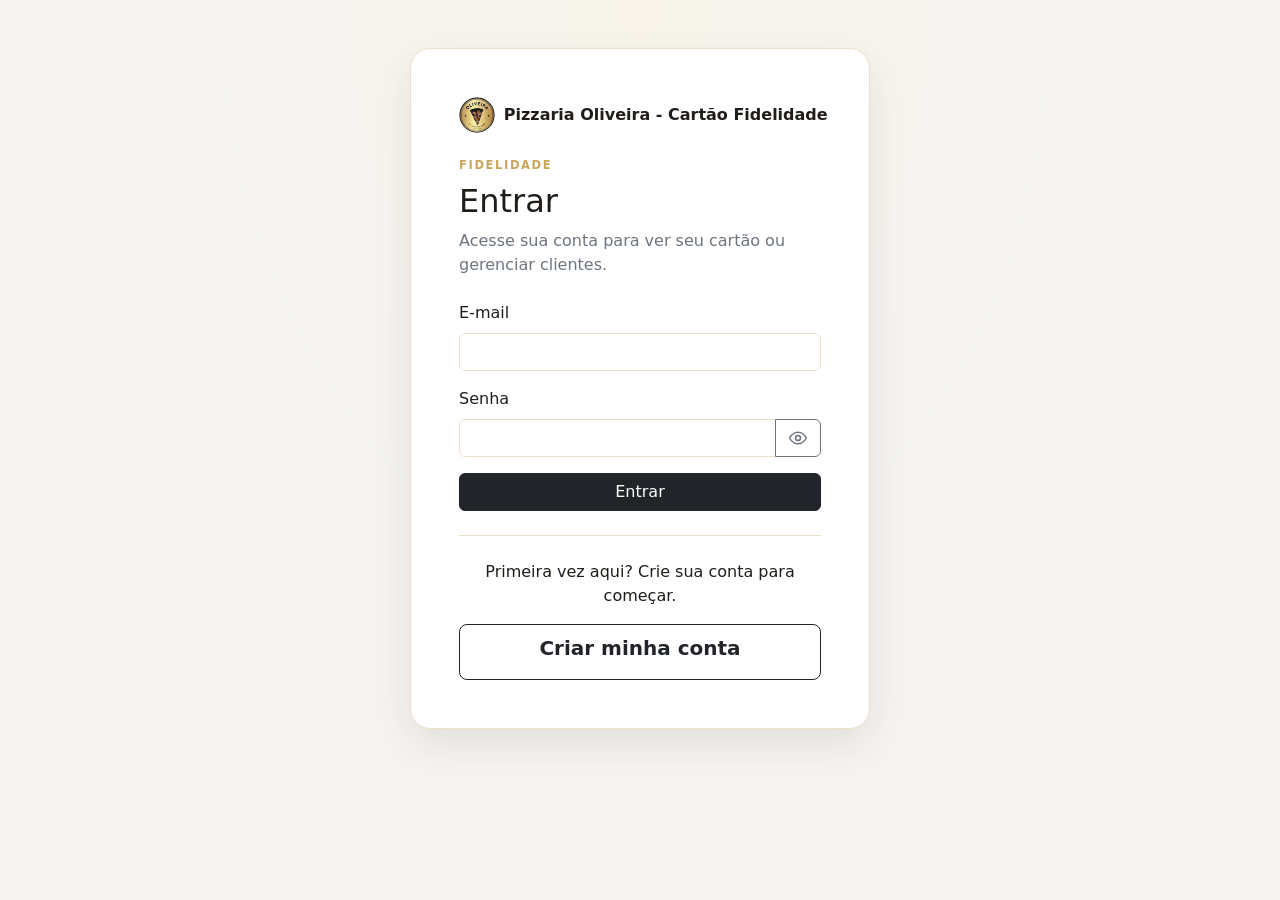
<file: index.html>
<!DOCTYPE html>
<html lang="pt-BR">
<head>
    <meta charset="UTF-8">
    <meta name="viewport" content="width=device-width, initial-scale=1.0">
    <meta name="theme-color" content="#201d19">
    <title>Cartão fidelidade</title>
    <link rel="icon" type="image/png" href="img/logos/OliveiraPizzaria.png">
    <link href="https://cdn.jsdelivr.net/npm/bootstrap@5.3.3/dist/css/bootstrap.min.css" rel="stylesheet">
    <link href="css/cartao.css?v=20261020" rel="stylesheet">
    <link href="css/animacao-carregamento.css?v=20261020" rel="stylesheet">
</head>
<body>
    <nav class="navbar navbar-expand-md app-navbar">
        <div class="container">
            <a class="navbar-brand fw-bold" href="index.html">
                <img class="brand-logo" src="img/logos/OliveiraPizzaria.png" alt="">
                Pizzaria Oliveira - Cartão Fidelidade
            </a>
            <button class="navbar-toggler" type="button" data-bs-toggle="collapse"
                    data-bs-target="#main-navigation" aria-controls="main-navigation"
                    aria-expanded="false" aria-label="Abrir menu">
                <span class="navbar-toggler-icon"></span>
            </button>
            <div class="collapse navbar-collapse" id="main-navigation">
                <div class="navbar-nav ms-auto align-items-md-center gap-md-2">
                    <a class="nav-link admin-link" href="clientes.html" hidden>Clientes</a>
                    <a class="nav-link admin-link" href="cadastro.html" hidden>Cadastrar cliente</a>
                    <a class="nav-link login-link" href="login.html">Entrar</a>
                    <a class="nav-link logout-link" href="login.html" hidden>Sair</a>
                    <a class="nav-link account-link fw-semibold" href="conta.html">
                        <span id="header-person-name">Minha conta</span>
                    </a>
                </div>
            </div>
        </div>
    </nav>

    <main class="container py-5">
        <div id="api-status" class="alert alert-secondary" role="status" hidden></div>
        <section class="loyalty-page mx-auto" aria-labelledby="page-title">
            <header class="text-center mb-4">
                <p class="eyebrow mb-2">SEU PROGRAMA DE FIDELIDADE</p>
                <h1 id="page-title" class="h2 mb-2">Seu cartão</h1>
                <p id="company-name" class="text-secondary mb-0"></p>
            </header>

            <div class="card-preview p-3 p-sm-4">
                <div class="card-toolbar d-flex justify-content-between align-items-center gap-3 mb-3">
                    <span id="card-side-label" class="small fw-semibold">Frente do cartão</span>
                    <div class="btn-group btn-group-sm" role="group" aria-label="Escolher lado do cartão">
                        <button id="show-front" class="btn btn-outline-dark active" type="button"
                                aria-pressed="true" aria-controls="loyalty-card">
                            Frente
                        </button>
                        <button id="show-back" class="btn btn-outline-dark" type="button"
                                aria-pressed="false" aria-controls="loyalty-card">
                            Verso
                        </button>
                    </div>
                </div>

                <div id="loyalty-card" class="loyalty-card" aria-live="polite">
                    <img id="card-art" class="card-art" src="" alt="">
                    <div id="stamp-grid" class="stamp-grid" aria-label="Carimbos do cartão"></div>
                    <span id="card-customer-name" class="card-customer-name"></span>
                </div>

                <div class="d-flex justify-content-between align-items-center mt-3">
                    <span id="stamp-progress" class="small fw-semibold"></span>
                    <span class="small text-secondary">Carimbos</span>
                </div>
                <div class="progress mt-2" role="progressbar" aria-label="Progresso do cartão"
                     aria-valuemin="0" aria-valuemax="10" id="stamp-progress-bar">
                    <div id="stamp-progress-fill" class="progress-bar"></div>
                </div>
            </div>

            <p class="small text-secondary text-center mt-3 mb-0">
                Apresente este cartão a cada compra e acompanhe seus carimbos.
            </p>

            <section class="mt-5" aria-labelledby="history-title">
                <h2 id="history-title" class="h5 mb-3">Seu histórico</h2>
                <div id="client-history" class="d-grid gap-2"></div>
                <p id="client-history-empty" class="small text-secondary mb-0" hidden>
                    Você ainda não tem cartões. Peça seu primeiro carimbo na loja!
                </p>
            </section>
        </section>
    </main>

    <script src="js/config.js?v=20261020"></script>
    <script src="js/api.js?v=20261020"></script>
    <script src="js/app.js?v=20261020"></script>
    <script src="https://cdn.jsdelivr.net/npm/bootstrap@5.3.3/dist/js/bootstrap.bundle.min.js"></script>
</body>
</html>
</file>
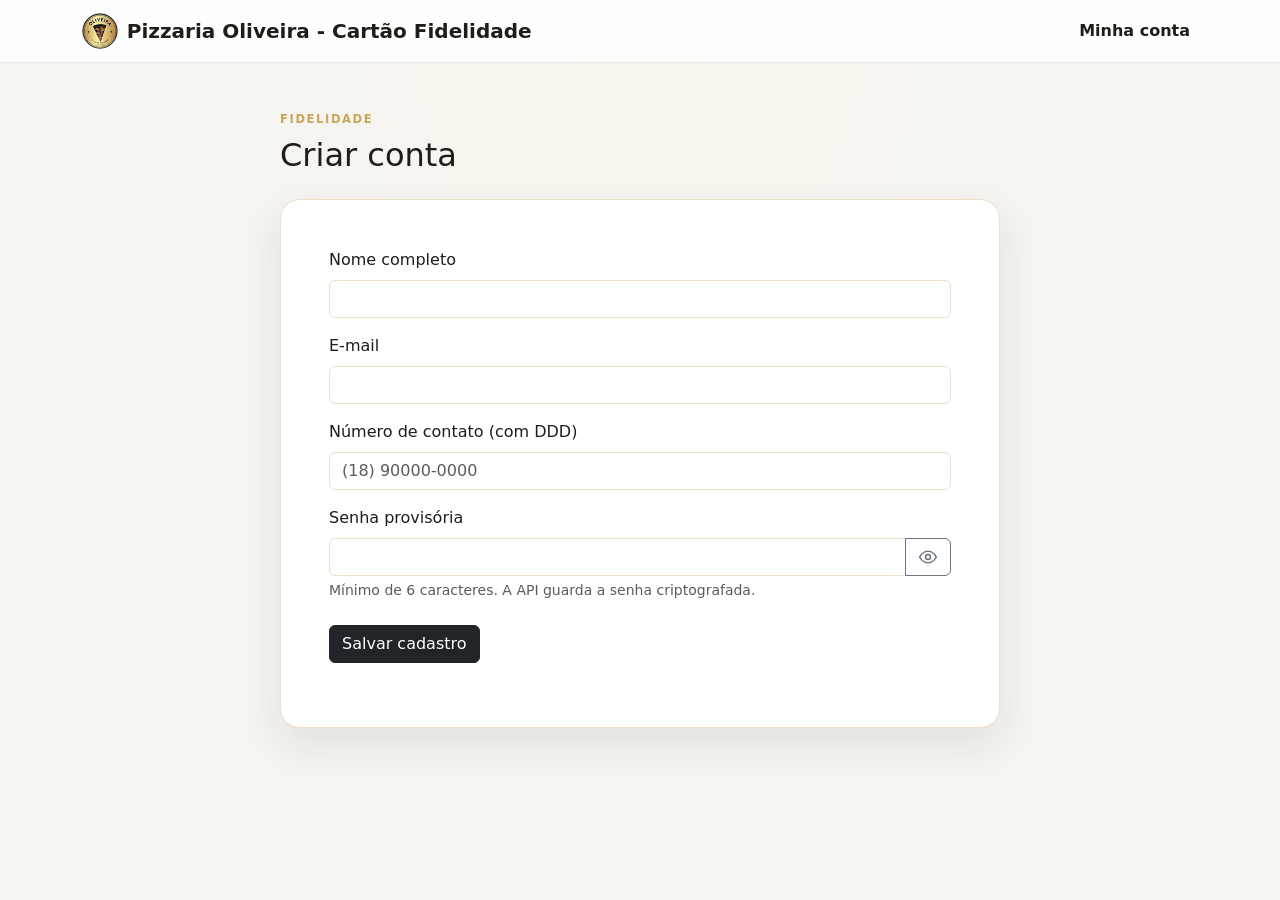
<file: cadastro.html>
<!DOCTYPE html>
<html lang="pt-BR">
<head>
    <meta charset="UTF-8">
    <meta name="viewport" content="width=device-width, initial-scale=1.0">
    <title>Cadastrar cliente | Fidelidade</title>
    <link rel="icon" type="image/png" href="img/logos/OliveiraPizzaria.png">
    <link href="https://cdn.jsdelivr.net/npm/bootstrap@5.3.3/dist/css/bootstrap.min.css" rel="stylesheet">
    <link href="css/cartao.css?v=20261020" rel="stylesheet">
    <link href="css/animacao-carregamento.css?v=20261020" rel="stylesheet">
</head>
<body>
    <nav class="navbar navbar-expand-md app-navbar">
        <div class="container">
            <a class="navbar-brand fw-bold" href="index.html">
                <img class="brand-logo" src="img/logos/OliveiraPizzaria.png" alt="">
                Pizzaria Oliveira - Cartão Fidelidade
            </a>
            <button class="navbar-toggler" type="button" data-bs-toggle="collapse" data-bs-target="#main-navigation"
                    aria-controls="main-navigation" aria-expanded="false" aria-label="Abrir menu">
                <span class="navbar-toggler-icon"></span>
            </button>
            <div class="collapse navbar-collapse" id="main-navigation">
                <div class="navbar-nav ms-auto align-items-md-center gap-md-2">
                    <a class="nav-link admin-link" href="clientes.html" hidden>Clientes</a>
                    <a class="nav-link admin-link" href="cadastro.html" hidden>Cadastrar cliente</a>
                    <a class="nav-link logout-link" href="login.html" hidden>Sair</a>
                    <a class="nav-link account-link fw-semibold" href="conta.html">
                        <span id="header-person-name">Minha conta</span>
                    </a>
                </div>
            </div>
        </div>
    </nav>

    <main class="container py-5">
        <div id="api-status" class="alert alert-secondary" role="status" hidden></div>
        <section id="registration-content" class="mx-auto" style="max-width: 720px" aria-labelledby="page-title">
            <p class="eyebrow mb-2">FIDELIDADE</p>
            <h1 id="page-title" class="h2 mb-4">Criar conta</h1>
            <form id="registration-form" class="card-preview p-4 p-md-5">
                <div class="mb-3">
                    <label class="form-label" for="customer-name">Nome completo</label>
                    <input class="form-control" id="customer-name" name="nome" autocomplete="name" required>
                </div>
                <div class="mb-3">
                    <label class="form-label" for="customer-email">E-mail</label>
                    <input class="form-control" id="customer-email" name="email" type="email"
                           autocomplete="email" required>
                </div>
                <div class="mb-3">
                    <label class="form-label" for="customer-phone">Número de contato (com DDD)</label>
                    <input class="form-control" id="customer-phone" name="telefone" type="tel"
                           inputmode="numeric" autocomplete="tel" placeholder="(18) 90000-0000" required>
                </div>
                <div class="mb-4">
                    <label class="form-label" for="customer-password">Senha provisória</label>
                    <div class="input-group">
                        <input class="form-control" id="customer-password" name="senha" type="password"
                               minlength="6" autocomplete="new-password" required>
                        <button class="btn btn-outline-secondary" id="toggle-customer-password" type="button"
                                aria-label="Mostrar senha" aria-pressed="false" aria-controls="customer-password">
                            <svg class="password-toggle-icon" id="password-eye-icon" xmlns="http://www.w3.org/2000/svg" width="20" height="20"
                                 fill="none" viewBox="0 0 24 24" stroke="currentColor" stroke-width="1.8"
                                 aria-hidden="true">
                                <path d="M2 12s3.6-7 10-7 10 7 10 7-3.6 7-10 7S2 12 2 12Z"/>
                                <circle cx="12" cy="12" r="3"/>
                            </svg>
                            <svg class="password-toggle-icon" id="password-eye-off-icon" xmlns="http://www.w3.org/2000/svg" width="20" height="20"
                                 fill="none" viewBox="0 0 24 24" stroke="currentColor" stroke-width="1.8"
                                 aria-hidden="true" style="display: none">
                                <path d="M2 12s3.6 6 10 6 10-6 10-6"/>
                                <path d="M7 7 5.5 5M12 6V3.5M17 7l1.5-2"/>
                            </svg>
                        </button>
                    </div>
                    <div class="form-text">Mínimo de 6 caracteres. A API guarda a senha criptografada.</div>
                </div>
                <button class="btn btn-dark" type="submit">Salvar cadastro</button>
                <p id="registration-message" class="small mt-3 mb-0" role="status" aria-live="polite"></p>
            </form>
        </section>
    </main>

    <script src="js/config.js?v=20261020"></script>
    <script src="js/api.js?v=20261020"></script>
    <script src="js/app.js?v=20261020"></script>
    <script src="https://cdn.jsdelivr.net/npm/bootstrap@5.3.3/dist/js/bootstrap.bundle.min.js"></script>
</body>
</html>
</file>
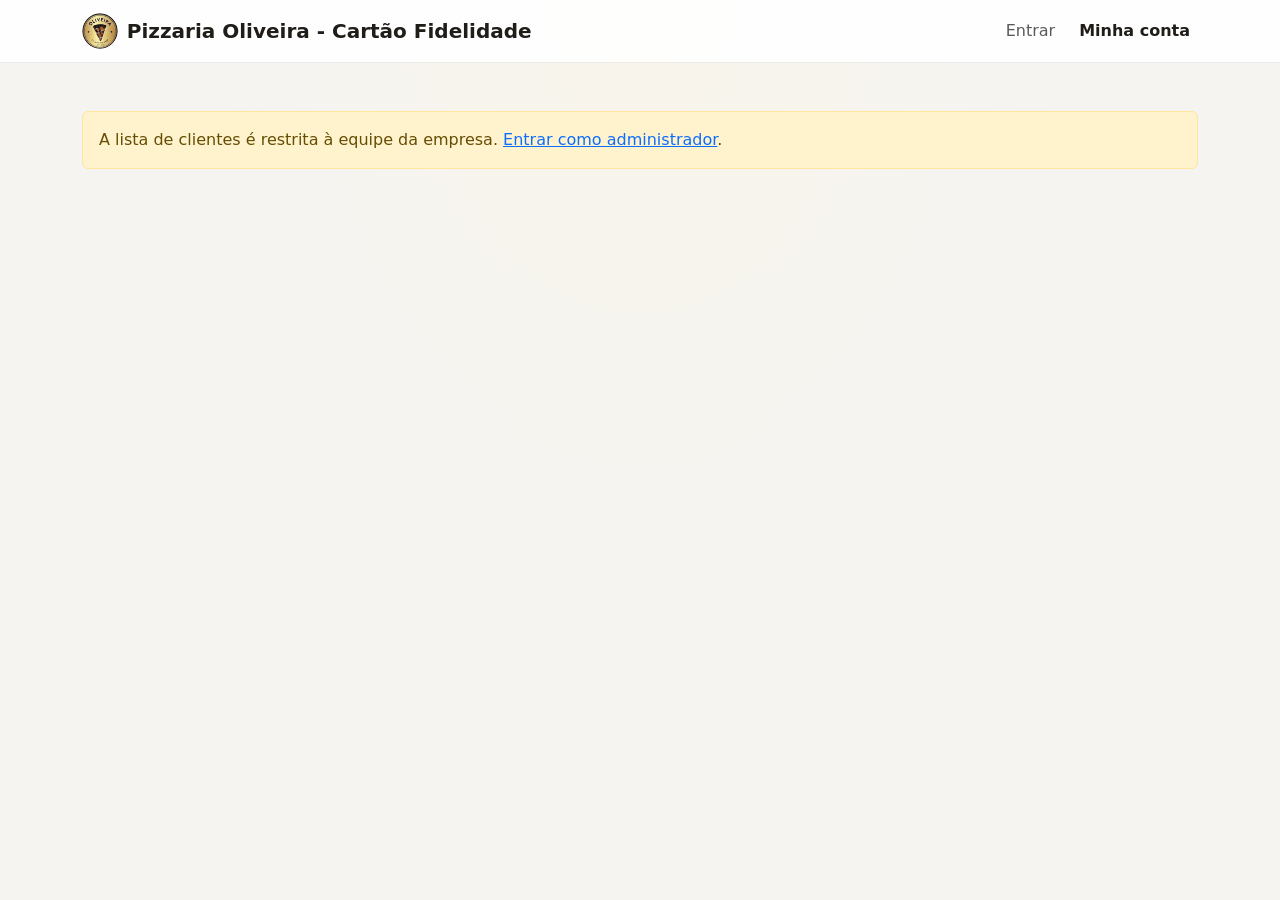
<file: clientes.html>
<!DOCTYPE html>
<html lang="pt-BR">
<head>
    <meta charset="UTF-8">
    <meta name="viewport" content="width=device-width, initial-scale=1.0">
    <title>Clientes | Fidelidade</title>
    <link rel="icon" type="image/png" href="img/logos/OliveiraPizzaria.png">
    <link href="https://cdn.jsdelivr.net/npm/bootstrap@5.3.3/dist/css/bootstrap.min.css" rel="stylesheet">
    <link href="css/cartao.css?v=20261020" rel="stylesheet">
    <link href="css/animacao-carregamento.css?v=20261020" rel="stylesheet">
</head>
<body>
    <nav class="navbar navbar-expand-md app-navbar">
        <div class="container">
            <a class="navbar-brand fw-bold" href="index.html">
                <img class="brand-logo" src="img/logos/OliveiraPizzaria.png" alt="">
                Pizzaria Oliveira - Cartão Fidelidade
            </a>
            <button class="navbar-toggler" type="button" data-bs-toggle="collapse" data-bs-target="#main-navigation"
                    aria-controls="main-navigation" aria-expanded="false" aria-label="Abrir menu">
                <span class="navbar-toggler-icon"></span>
            </button>
            <div class="collapse navbar-collapse" id="main-navigation">
                <div class="navbar-nav ms-auto align-items-md-center gap-md-2">
                    <a class="nav-link admin-link" href="clientes.html" hidden>Clientes</a>
                    <a class="nav-link admin-link" href="cadastro.html" hidden>Cadastrar cliente</a>
                    <a class="nav-link login-link" href="login.html">Entrar</a>
                    <a class="nav-link logout-link" href="login.html" hidden>Sair</a>
                    <a class="nav-link account-link fw-semibold" href="conta.html">
                        <span id="header-person-name">Minha conta</span>
                    </a>
                </div>
            </div>
        </div>
    </nav>

    <main class="container py-5">
        <div id="api-status" class="alert alert-secondary" role="status" hidden></div>
        <section id="admin-denied" class="alert alert-warning" hidden>
            A lista de clientes é restrita à equipe da empresa. <a href="login.html">Entrar como administrador</a>.
        </section>
        <section id="admin-content" hidden aria-labelledby="page-title">
            <div class="d-flex flex-column flex-md-row justify-content-between align-items-md-end gap-3 mb-4">
                <div>
                    <p class="eyebrow mb-2">ÁREA ADMINISTRATIVA</p>
                    <h1 id="page-title" class="h2 mb-0">Clientes cadastrados</h1>
                </div>
                <a class="btn btn-dark" href="cadastro.html">Cadastrar cliente</a>
            </div>
            <div class="card-preview p-3 p-md-4">
                <label class="form-label" for="customer-search">Buscar cliente</label>
                <input id="customer-search" class="form-control mb-3" type="search"
                       placeholder="Digite nome, celular ou e-mail">
                <div class="table-responsive">
                    <table class="table table-hover align-middle mb-0">
                        <thead>
                            <tr>
                                <th scope="col">Nome</th>
                                <th scope="col">Celular</th>
                                <th scope="col">E-mail</th>
                                <th scope="col">Cartões</th>
                                <th scope="col">Histórico</th>
                                <th scope="col">Ações</th>
                            </tr>
                        </thead>
                        <tbody id="customer-list"></tbody>
                    </table>
                </div>
                <p id="empty-search" class="small text-secondary mt-3 mb-0" hidden>Nenhum cliente encontrado.</p>
            </div>
        </section>
    </main>

    <div class="modal fade" id="edit-customer-modal" tabindex="-1"
         aria-labelledby="edit-customer-title" aria-hidden="true">
        <div class="modal-dialog modal-dialog-centered">
            <div class="modal-content">
                <form id="edit-customer-form">
                    <div class="modal-header">
                        <h2 class="modal-title fs-5" id="edit-customer-title">Editar cliente</h2>
                        <button type="button" class="btn-close" data-bs-dismiss="modal"
                                aria-label="Fechar"></button>
                    </div>
                    <div class="modal-body">
                        <input id="edit-customer-id" type="hidden">
                        <div class="mb-3">
                            <label class="form-label" for="edit-customer-name">Nome completo</label>
                            <input id="edit-customer-name" class="form-control" maxlength="100" required>
                        </div>
                        <div class="mb-3">
                            <label class="form-label" for="edit-customer-email">E-mail</label>
                            <input id="edit-customer-email" class="form-control" type="email"
                                   maxlength="200" required>
                        </div>
                        <div class="mb-3">
                            <label class="form-label" for="edit-customer-cpf">CPF</label>
                            <input id="edit-customer-cpf" class="form-control" maxlength="14">
                        </div>
                        <div class="mb-2">
                            <label class="form-label" for="edit-customer-phone">Celular principal</label>
                            <input id="edit-customer-phone" class="form-control" type="tel"
                                   inputmode="numeric" placeholder="(18) 90000-0000">
                            <div class="form-text">Se houver outros celulares, eles serão mantidos.</div>
                        </div>
                        <p id="edit-customer-message" class="small mt-3 mb-0"
                           role="status" aria-live="polite"></p>
                    </div>
                    <div class="modal-footer">
                        <button type="button" class="btn btn-outline-secondary" data-bs-dismiss="modal">
                            Cancelar
                        </button>
                        <button id="save-customer-button" class="btn btn-dark" type="submit">
                            Salvar alterações
                        </button>
                    </div>
                </form>
            </div>
        </div>
    </div>

    <div class="modal fade" id="delete-customer-modal" tabindex="-1"
         aria-labelledby="delete-customer-title" aria-hidden="true">
        <div class="modal-dialog modal-dialog-centered">
            <div class="modal-content">
                <div class="modal-header">
                    <h2 class="modal-title fs-5" id="delete-customer-title">Excluir cliente?</h2>
                    <button type="button" class="btn-close" data-bs-dismiss="modal"
                            aria-label="Fechar"></button>
                </div>
                <div class="modal-body">
                    <p id="delete-customer-confirmation" class="mb-2"></p>
                    <p class="small text-secondary mb-0">
                        A exclusão também remove os cartões e carimbos deste cliente e não pode ser desfeita.
                    </p>
                    <p id="delete-customer-message" class="small mt-3 mb-0"
                       role="status" aria-live="polite"></p>
                </div>
                <div class="modal-footer">
                    <button type="button" class="btn btn-outline-secondary" data-bs-dismiss="modal">
                        Cancelar
                    </button>
                    <button id="confirm-delete-customer" class="btn btn-danger" type="button">
                        Excluir cliente
                    </button>
                </div>
            </div>
        </div>
    </div>

    <script src="js/config.js?v=20261020"></script>
    <script src="js/api.js?v=20261020"></script>
    <script src="js/app.js?v=20261020"></script>
    <script src="https://cdn.jsdelivr.net/npm/bootstrap@5.3.3/dist/js/bootstrap.bundle.min.js"></script>
</body>
</html>
</file>
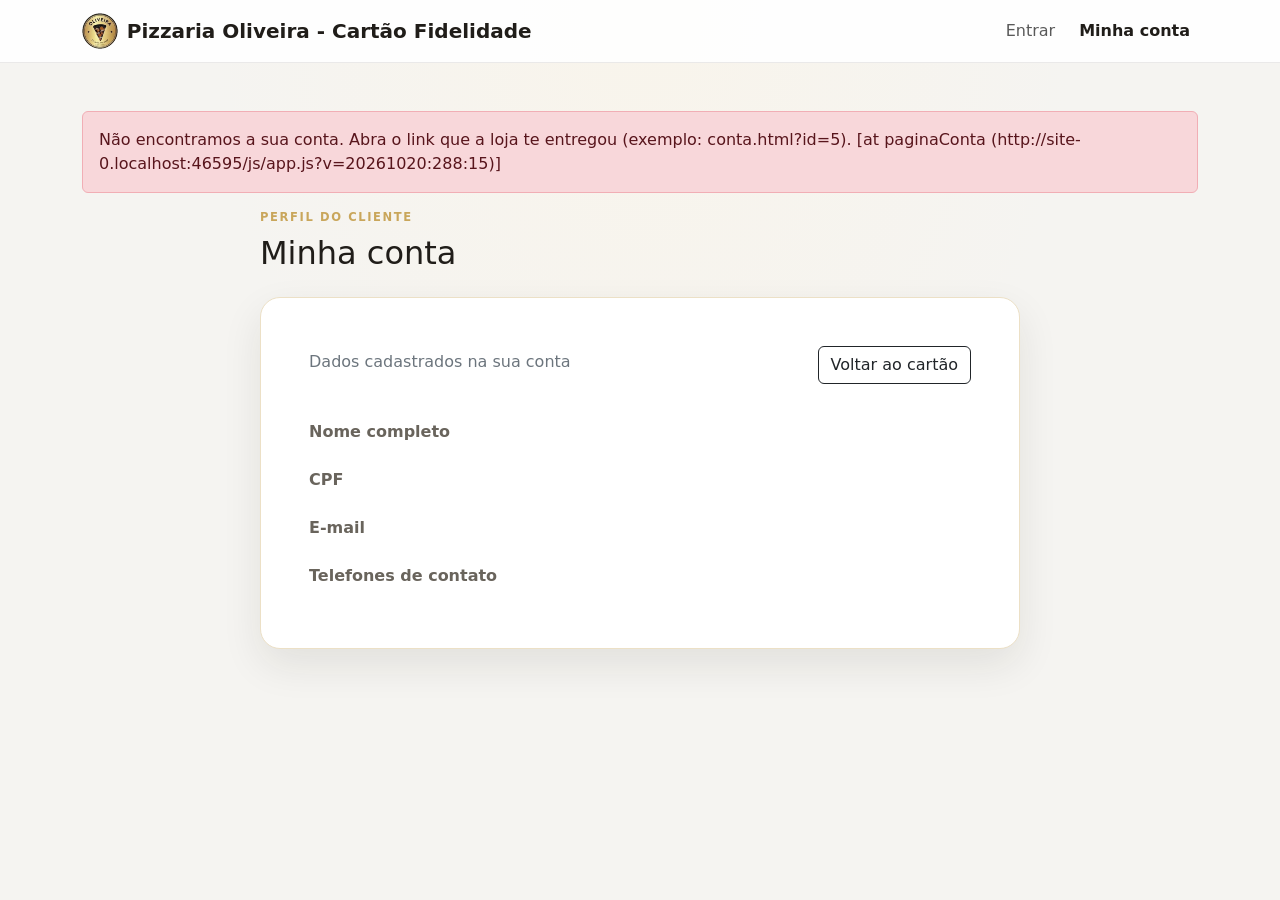
<file: conta.html>
<!DOCTYPE html>
<html lang="pt-BR">
<head>
    <meta charset="UTF-8">
    <meta name="viewport" content="width=device-width, initial-scale=1.0">
    <title>Minha conta | Fidelidade</title>
    <link rel="icon" type="image/png" href="img/logos/OliveiraPizzaria.png">
    <link href="https://cdn.jsdelivr.net/npm/bootstrap@5.3.3/dist/css/bootstrap.min.css" rel="stylesheet">
    <link href="css/cartao.css?v=20261020" rel="stylesheet">
    <link href="css/animacao-carregamento.css?v=20261020" rel="stylesheet">
</head>
<body>
    <nav class="navbar navbar-expand-md app-navbar">
        <div class="container">
            <a class="navbar-brand fw-bold" href="index.html">
                <img class="brand-logo" src="img/logos/OliveiraPizzaria.png" alt="">
                Pizzaria Oliveira - Cartão Fidelidade
            </a>
            <button class="navbar-toggler" type="button" data-bs-toggle="collapse" data-bs-target="#main-navigation"
                    aria-controls="main-navigation" aria-expanded="false" aria-label="Abrir menu">
                <span class="navbar-toggler-icon"></span>
            </button>
            <div class="collapse navbar-collapse" id="main-navigation">
                <div class="navbar-nav ms-auto align-items-md-center gap-md-2">
                    <a class="nav-link admin-link" href="clientes.html" hidden>Clientes</a>
                    <a class="nav-link admin-link" href="cadastro.html" hidden>Cadastrar cliente</a>
                    <a class="nav-link login-link" href="login.html">Entrar</a>
                    <a class="nav-link logout-link" href="login.html" hidden>Sair</a>
                    <a class="nav-link account-link fw-semibold" href="conta.html">
                        <span id="header-person-name">Minha conta</span>
                    </a>
                </div>
            </div>
        </div>
    </nav>

    <main class="container py-5">
        <div id="api-status" class="alert alert-secondary" role="status" hidden></div>
        <section class="mx-auto" style="max-width: 760px" aria-labelledby="page-title">
            <p class="eyebrow mb-2">PERFIL DO CLIENTE</p>
            <h1 id="page-title" class="h2 mb-4">Minha conta</h1>
            <div class="card-preview p-4 p-md-5">
                <div class="d-flex flex-column flex-sm-row justify-content-between gap-3 mb-4">
                    <div>
                        <h2 id="account-name" class="h4 mb-1"></h2>
                        <p class="text-secondary mb-0">Dados cadastrados na sua conta</p>
                    </div>
                    <a id="back-to-card" class="btn btn-outline-dark align-self-sm-start" href="index.html">Voltar ao cartão</a>
                </div>
                <dl class="row mb-0 account-details">
                    <dt class="col-sm-4">Nome completo</dt>
                    <dd class="col-sm-8" id="account-full-name"></dd>
                    <dt class="col-sm-4">CPF</dt>
                    <dd class="col-sm-8" id="account-cpf"></dd>
                    <dt class="col-sm-4">E-mail</dt>
                    <dd class="col-sm-8" id="account-email"></dd>
                    <dt class="col-sm-4">Telefones de contato</dt>
                    <dd class="col-sm-8" id="account-contacts"></dd>
                </dl>
            </div>
        </section>
    </main>

    <script src="js/config.js?v=20261020"></script>
    <script src="js/api.js?v=20261020"></script>
    <script src="js/app.js?v=20261020"></script>
    <script src="https://cdn.jsdelivr.net/npm/bootstrap@5.3.3/dist/js/bootstrap.bundle.min.js"></script>
</body>
</html>
</file>
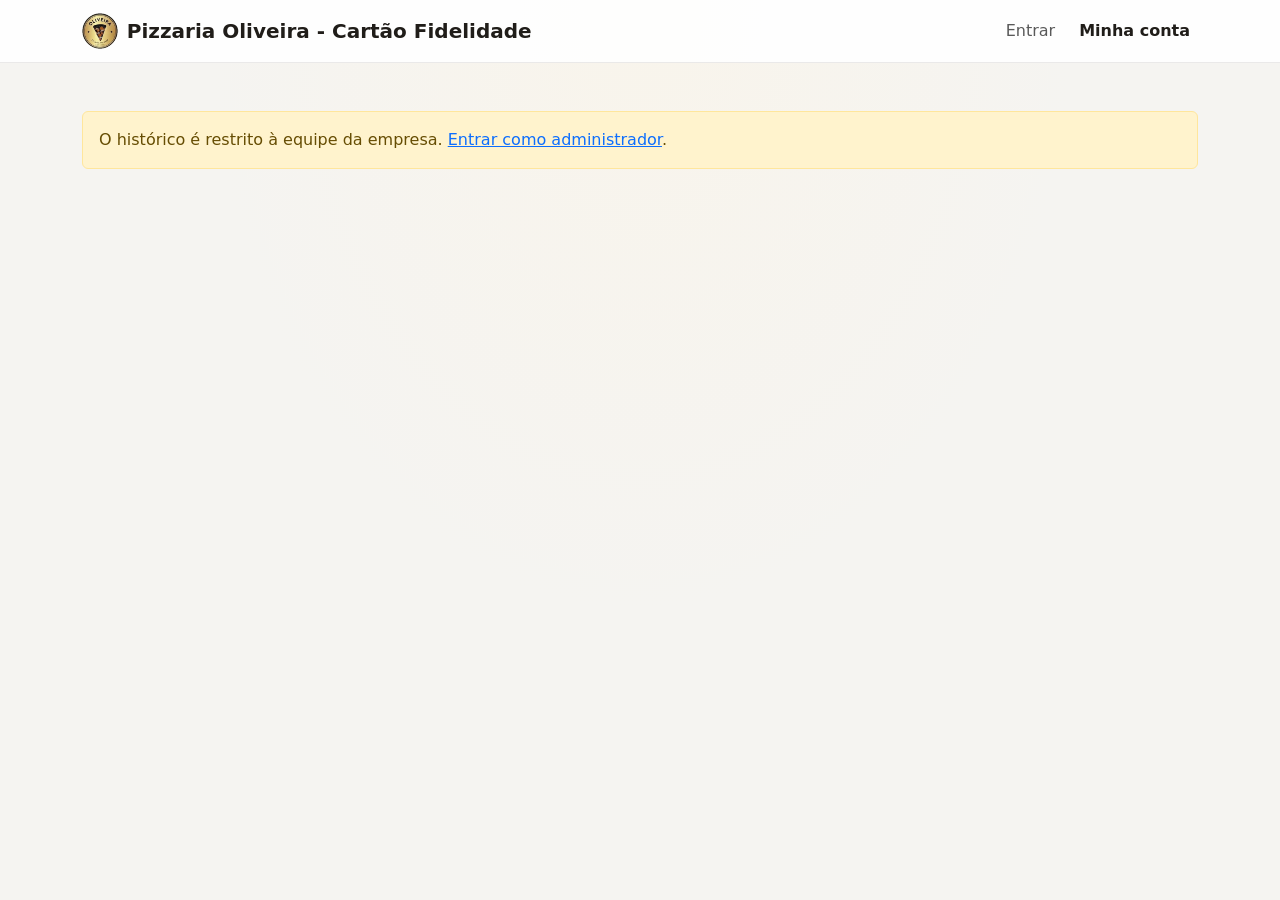
<file: historico.html>
<!DOCTYPE html>
<html lang="pt-BR">
<head>
    <meta charset="UTF-8">
    <meta name="viewport" content="width=device-width, initial-scale=1.0">
    <title>Histórico do cliente | Fidelidade</title>
    <link rel="icon" type="image/png" href="img/logos/OliveiraPizzaria.png">
    <link href="https://cdn.jsdelivr.net/npm/bootstrap@5.3.3/dist/css/bootstrap.min.css" rel="stylesheet">
    <link href="css/cartao.css?v=20261020" rel="stylesheet">
    <link href="css/animacao-carregamento.css?v=20261020" rel="stylesheet">
</head>
<body>
    <nav class="navbar navbar-expand-md app-navbar">
        <div class="container">
            <a class="navbar-brand fw-bold" href="index.html">
                <img class="brand-logo" src="img/logos/OliveiraPizzaria.png" alt="">
                Pizzaria Oliveira - Cartão Fidelidade
            </a>
            <button class="navbar-toggler" type="button" data-bs-toggle="collapse" data-bs-target="#main-navigation"
                    aria-controls="main-navigation" aria-expanded="false" aria-label="Abrir menu">
                <span class="navbar-toggler-icon"></span>
            </button>
            <div class="collapse navbar-collapse" id="main-navigation">
                <div class="navbar-nav ms-auto align-items-md-center gap-md-2">
                    <a class="nav-link admin-link" href="clientes.html" hidden>Clientes</a>
                    <a class="nav-link admin-link" href="cadastro.html" hidden>Cadastrar cliente</a>
                    <a class="nav-link login-link" href="login.html">Entrar</a>
                    <a class="nav-link logout-link" href="login.html" hidden>Sair</a>
                    <a class="nav-link account-link fw-semibold" href="conta.html">
                        <span id="header-person-name">Minha conta</span>
                    </a>
                </div>
            </div>
        </div>
    </nav>

    <main class="container py-5">
        <div id="api-status" class="alert alert-secondary" role="status" hidden></div>
        <section id="admin-denied" class="alert alert-warning" hidden>
            O histórico é restrito à equipe da empresa. <a href="login.html">Entrar como administrador</a>.
        </section>
        <section id="admin-content" hidden aria-labelledby="page-title">
            <a class="small text-secondary" href="clientes.html">← Voltar para clientes</a>
            <p class="eyebrow mt-4 mb-2">HISTÓRICO DE FIDELIDADE</p>
            <h1 id="page-title" class="h2 mb-1"></h1>
            <p id="customer-contact" class="text-secondary mb-3"></p>
            <div id="stamp-actions" class="d-flex flex-wrap align-items-center gap-3 mb-4" hidden>
                <button id="add-stamp" class="btn btn-dark" type="button">Adicionar carimbo</button>
                <span id="stamp-message" class="small" role="status" aria-live="polite"></span>
            </div>
            <p id="customer-not-found" class="alert alert-warning" hidden>Cliente não encontrado.</p>
            <div id="loyalty-history" class="row g-3"></div>
        </section>
    </main>

    <script src="js/config.js?v=20261020"></script>
    <script src="js/api.js?v=20261020"></script>
    <script src="js/app.js?v=20261020"></script>
    <script src="https://cdn.jsdelivr.net/npm/bootstrap@5.3.3/dist/js/bootstrap.bundle.min.js"></script>
</body>
</html>
</file>
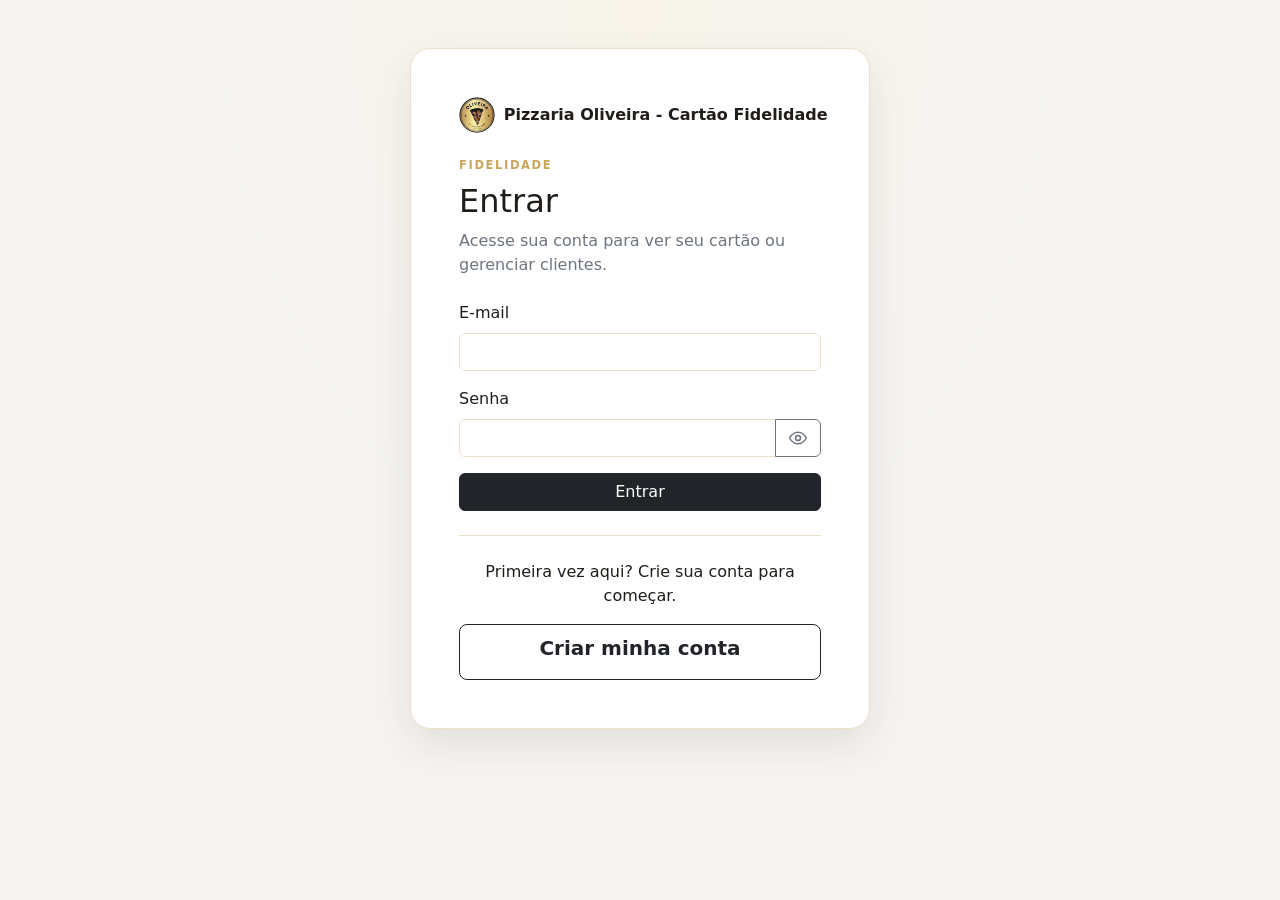
<file: login.html>
<!DOCTYPE html>
<html lang="pt-BR">
<head>
    <meta charset="UTF-8">
    <meta name="viewport" content="width=device-width, initial-scale=1.0">
    <title>Entrar | Fidelidade</title>
    <link rel="icon" type="image/png" href="img/logos/OliveiraPizzaria.png">
    <link href="https://cdn.jsdelivr.net/npm/bootstrap@5.3.3/dist/css/bootstrap.min.css" rel="stylesheet">
    <link href="css/cartao.css?v=20261020" rel="stylesheet">
    <link href="css/animacao-carregamento.css?v=20261020" rel="stylesheet">
</head>
<body>
    <main class="container py-5">
        <section class="auth-card card-preview mx-auto p-4 p-sm-5" aria-labelledby="page-title">
            <a class="navbar-brand fw-bold mb-4" href="index.html">
                <img class="brand-logo" src="img/logos/OliveiraPizzaria.png" alt="">
                Pizzaria Oliveira - Cartão Fidelidade
            </a>
            <p class="eyebrow mb-2">FIDELIDADE</p>
            <h1 id="page-title" class="h2 mb-2">Entrar</h1>
            <p class="text-secondary mb-4">Acesse sua conta para ver seu cartão ou gerenciar clientes.</p>

            <form id="login-form">
                <div class="mb-3">
                    <label class="form-label" for="login-email">E-mail</label>
                    <input class="form-control" id="login-email" type="email" autocomplete="username" required>
                </div>
                <div class="mb-3">
                    <label class="form-label" for="login-password">Senha</label>
                    <div class="input-group">
                        <input class="form-control" id="login-password" type="password"
                               autocomplete="current-password" required>
                        <button class="btn btn-outline-secondary" id="toggle-login-password" type="button"
                                aria-label="Mostrar senha" aria-pressed="false" aria-controls="login-password">
                            <svg class="password-toggle-icon" id="login-password-eye-icon" xmlns="http://www.w3.org/2000/svg" width="20" height="20"
                                 fill="none" viewBox="0 0 24 24" stroke="currentColor" stroke-width="1.8"
                                 aria-hidden="true">
                                <path d="M2 12s3.6-7 10-7 10 7 10 7-3.6 7-10 7S2 12 2 12Z"/>
                                <circle cx="12" cy="12" r="3"/>
                            </svg>
                            <svg class="password-toggle-icon" id="login-password-eye-off-icon" xmlns="http://www.w3.org/2000/svg" width="20" height="20"
                                 fill="none" viewBox="0 0 24 24" stroke="currentColor" stroke-width="1.8"
                                 aria-hidden="true" style="display: none">
                                <path d="M2 12s3.6 6 10 6 10-6 10-6"/>
                                <path d="M7 7 5.5 5M12 6V3.5M17 7l1.5-2"/>
                            </svg>
                        </button>
                    </div>
                </div>
                <button class="btn btn-dark w-100" type="submit">Entrar</button>
                <p id="login-message" class="small mt-3 mb-0" role="status" aria-live="polite"></p>
            </form>
            <div class="border-top mt-4 pt-4 text-center">
                <p class="mb-3">Primeira vez aqui? Crie sua conta para começar.</p>
                <a class="btn btn-outline-dark btn-lg w-100 fw-semibold" href="cadastro.html">
                    Criar minha conta
                </a>
            </div>
        </section>
    </main>
    <script src="js/config.js?v=20261020"></script>
    <script src="js/api.js?v=20261020"></script>
    <script src="js/app.js?v=20261020"></script>
</body>
</html>
</file>
<file: css/cartao.css>
:root {
    color-scheme: light;
    --brand-color: #c9a65b;
    --brand-dark: #201d19;
}

body {
    min-height: 100vh;
    background:
        radial-gradient(ellipse at top, color-mix(in srgb, var(--brand-color) 12%, white), transparent 48%),
        #f5f4f1;
    color: var(--brand-dark);
}

.app-navbar {
    border-bottom: 1px solid rgb(32 29 25 / 9%);
    background: rgb(255 255 255 / 92%);
}

.app-navbar .navbar-brand,
.app-navbar .account-link {
    color: var(--brand-dark);
}

.navbar-brand {
    display: inline-flex;
    align-items: center;
    gap: 0.55rem;
}

.brand-logo {
    width: 2.25rem;
    height: 2.25rem;
    flex: 0 0 auto;
    border-radius: 50%;
    object-fit: cover;
}

.card-customer-name {
    position: absolute;
    top: 76.8%;
    left: 25%;
    z-index: 1;
    max-width: 68%;
    overflow: hidden;
    color: #57472e;
    font-size: clamp(0.55rem, 2vw, 0.9rem);
    font-weight: 600;
    text-overflow: ellipsis;
    white-space: nowrap;
}

.loyalty-page {
    max-width: 560px;
}

.eyebrow {
    color: var(--brand-color);
    font-size: 0.72rem;
    font-weight: 700;
    letter-spacing: 0.14em;
}

.card-preview {
    --bs-border-color: color-mix(in srgb, var(--brand-color) 35%, white);
    background: #fff;
    border: 1px solid var(--bs-border-color);
    border-radius: 1.25rem;
    box-shadow: 0 1rem 2.5rem rgb(32 29 25 / 9%);
}

.auth-card {
    max-width: 460px;
}

.auth-card .btn-lg {
    min-height: 3.5rem;
}

.api-loading-overlay {
    position: fixed;
    z-index: 2000;
    inset: 0;
    display: grid;
    place-items: center;
    padding: 1.5rem;
    background: rgb(245 244 241 / 94%);
    backdrop-filter: blur(5px);
}

.api-loading-overlay[hidden] {
    display: none;
}

.api-loading-content {
    display: grid;
    justify-items: center;
    gap: 1rem;
    text-align: center;
}

.pizza-loading {
    width: clamp(7rem, 30vw, 10rem);
    overflow: visible;
}

.api-loading-message {
    max-width: 22rem;
    margin: 0;
    color: var(--brand-dark);
    font-size: 1rem;
    font-weight: 600;
}

.customer-row {
    cursor: pointer;
}

.customer-row:hover > * {
    background-color: #f7f4ec;
}

.customer-row:focus-visible {
    outline: 3px solid var(--brand-color);
    outline-offset: -3px;
}

.account-details dt,
.account-details dd {
    padding-top: 0.75rem;
    padding-bottom: 0.75rem;
}

.account-details dt {
    color: #69645c;
}

.history-card {
    transition: transform 160ms ease, box-shadow 160ms ease;
}

.history-card:hover {
    transform: translateY(-2px);
    box-shadow: 0 1rem 2.5rem rgb(32 29 25 / 13%);
}

.card-toolbar .btn {
    --bs-btn-color: var(--brand-dark);
    --bs-btn-border-color: color-mix(in srgb, var(--brand-color) 65%, white);
    --bs-btn-hover-bg: var(--brand-dark);
    --bs-btn-hover-border-color: var(--brand-dark);
    --bs-btn-active-bg: var(--brand-dark);
    --bs-btn-active-border-color: var(--brand-dark);
}

.loyalty-card {
    position: relative;
    overflow: hidden;
    aspect-ratio: 447 / 324;
    border-radius: 0.75rem;
    background-color: var(--brand-dark);
    box-shadow: 0 0.4rem 1.2rem rgb(0 0 0 / 16%);
}

.card-art {
    display: block;
    width: 100%;
    height: 100%;
    object-fit: contain;
}

.stamp-grid {
    position: absolute;
    inset: 0;
    pointer-events: none;
}

.stamp-marker {
    position: absolute;
    display: grid;
    width: 15.7%;
    aspect-ratio: 1;
    place-items: center;
    transform: translate(-50%, -50%);
}

.stamp-logo {
    position: relative;
    display: grid;
    width: 100%;
    height: 100%;
    aspect-ratio: 1;
    overflow: hidden;
    border: 2px solid #d2b56d;
    border-radius: 50%;
    background: #fff9e8;
    box-shadow: 0 1px 4px rgb(0 0 0 / 30%);
    place-items: center;
}

.stamp-logo-art {
    display: block;
    width: 100%;
    height: 100%;
    object-fit: cover;
}

.stamp-initials {
    display: grid;
    width: 100%;
    height: 100%;
    place-items: center;
    border-radius: 50%;
    color: var(--brand-dark);
    font-size: clamp(0.55rem, 3vw, 0.9rem);
    font-weight: 800;
}

#stamp-progress-fill {
    width: 0;
    background-color: var(--brand-color);
    transition: width 200ms ease;
}

@media (max-width: 575.98px) {
    main.container {
        padding-top: 2.5rem !important;
    }

    .card-preview {
        border-radius: 1rem;
    }
}

.history-item {
    display: flex;
    flex-wrap: wrap;
    align-items: center;
    justify-content: space-between;
    gap: 0.35rem 0.75rem;
    padding: 0.85rem 1rem;
    border: 1px solid color-mix(in srgb, var(--brand-color) 35%, white);
    border-radius: 0.85rem;
    background: #fff;
}

.history-item .history-title {
    font-weight: 600;
}

.history-item-done {
    border-style: dashed;
    background: #f5f4f1;
    color: #69645c;
    font-size: 0.92rem;
}
</file>
<file: css/animacao-carregamento.css>
.pizza-slice {
    fill: var(--brand-dark);
    stroke: var(--brand-dark);
    stroke-width: 3px;
    stroke-linejoin: round;
    opacity: 0;
    animation: pizza-slice-appear 8.6s ease-in-out infinite;
}

.pizza-slice-two {
    animation-name: pizza-slice-appear-two;
}

.pizza-slice-three {
    animation-name: pizza-slice-appear-three;
}

.pizza-slice-four {
    animation-name: pizza-slice-appear-four;
}

.pizza-slice-five {
    animation-name: pizza-slice-appear-five;
}

.pizza-slice-six {
    animation-name: pizza-slice-appear-six;
}

.pizza-slice-seven {
    animation-name: pizza-slice-appear-seven;
}

.pizza-slice-eight {
    animation-name: pizza-slice-appear-eight;
}

@keyframes pizza-slice-appear {
    0%, 53.3%, 100% { opacity: 0; }
    4.47%, 48.84% { opacity: 1; }
}

@keyframes pizza-slice-appear-two {
    0%, 5.95%, 59.26%, 100% { opacity: 0; }
    10.42%, 54.79% { opacity: 1; }
}

@keyframes pizza-slice-appear-three {
    0%, 11.91%, 65.21%, 100% { opacity: 0; }
    16.37%, 60.74% { opacity: 1; }
}

@keyframes pizza-slice-appear-four {
    0%, 17.86%, 71.16%, 100% { opacity: 0; }
    22.33%, 66.7% { opacity: 1; }
}

@keyframes pizza-slice-appear-five {
    0%, 23.81%, 77.12%, 100% { opacity: 0; }
    28.28%, 72.65% { opacity: 1; }
}

@keyframes pizza-slice-appear-six {
    0%, 29.77%, 83.07%, 100% { opacity: 0; }
    34.23%, 78.6% { opacity: 1; }
}

@keyframes pizza-slice-appear-seven {
    0%, 35.72%, 89.02%, 100% { opacity: 0; }
    40.19%, 84.56% { opacity: 1; }
}

@keyframes pizza-slice-appear-eight {
    0%, 41.67%, 94.98%, 100% { opacity: 0; }
    46.14%, 90.51% { opacity: 1; }
}

@media (prefers-reduced-motion: reduce) {
    .pizza-slice {
        animation: none;
        opacity: 1;
    }
}
</file>
